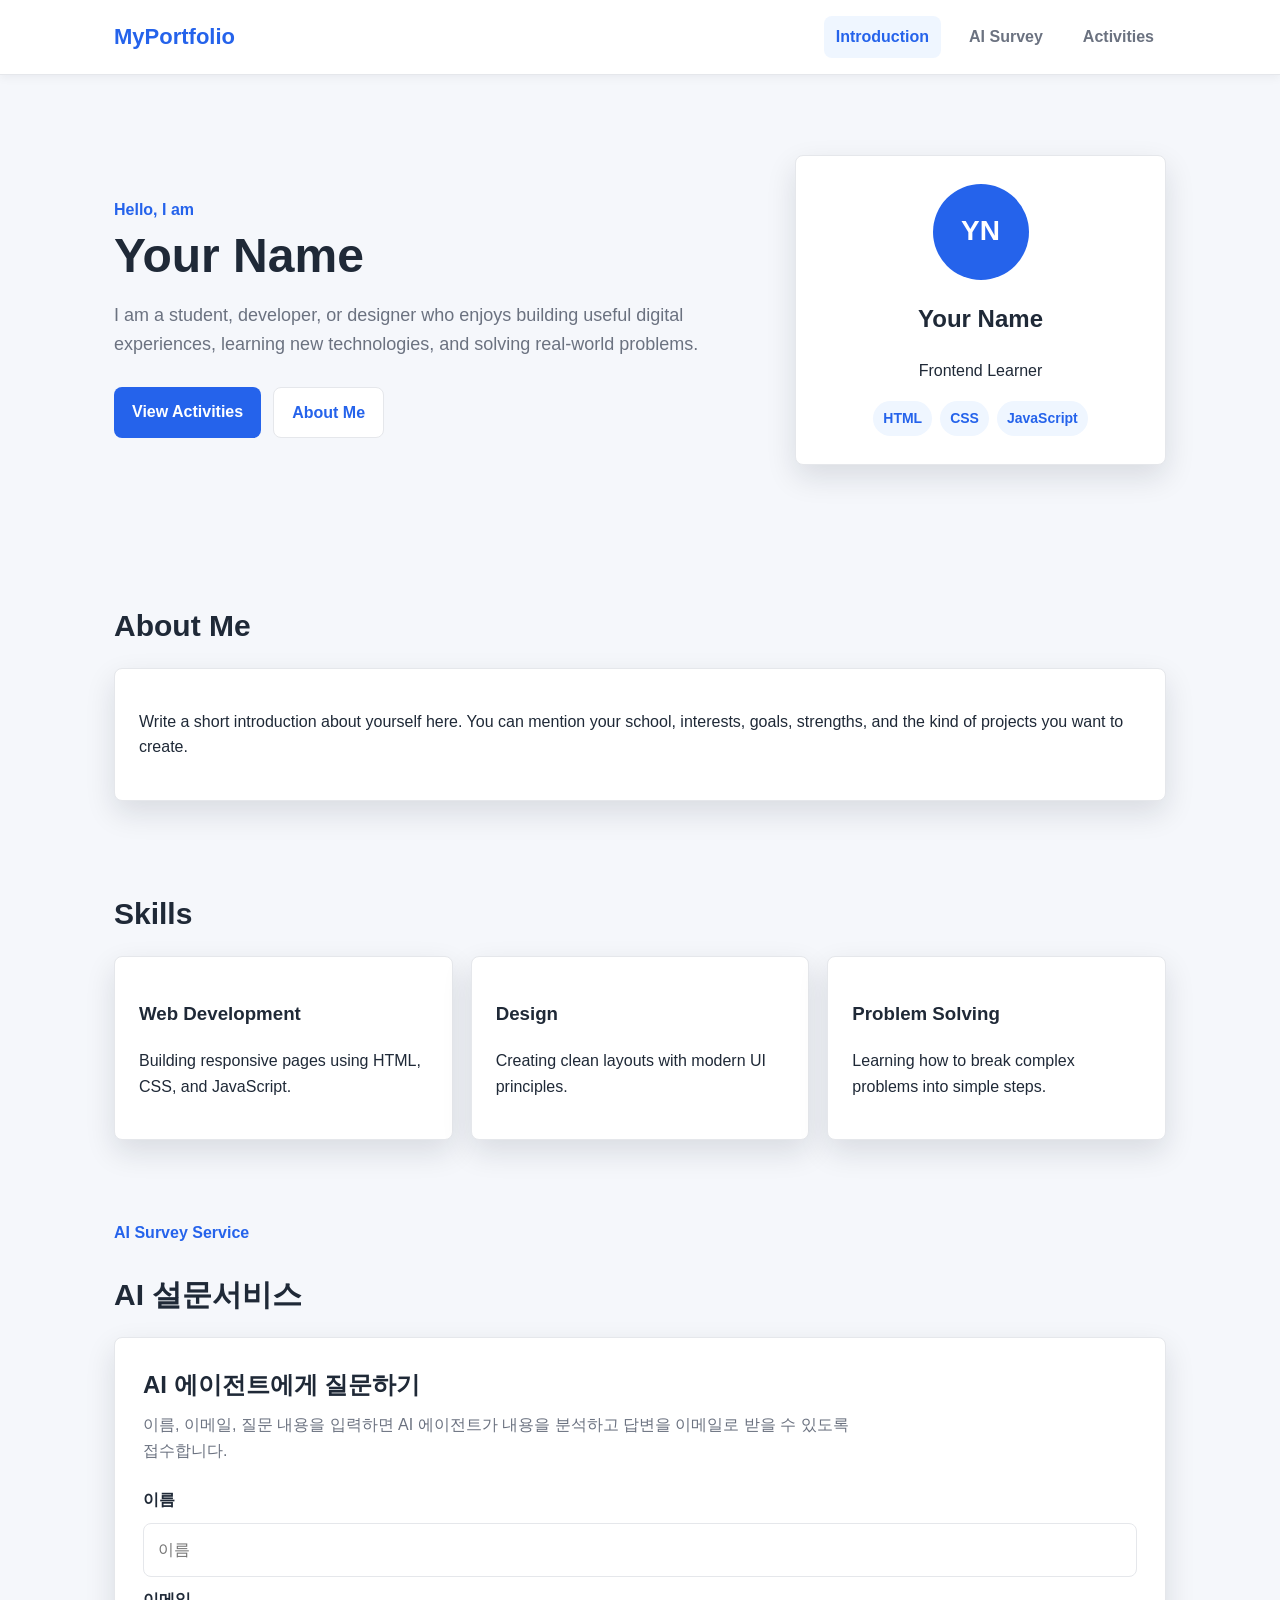
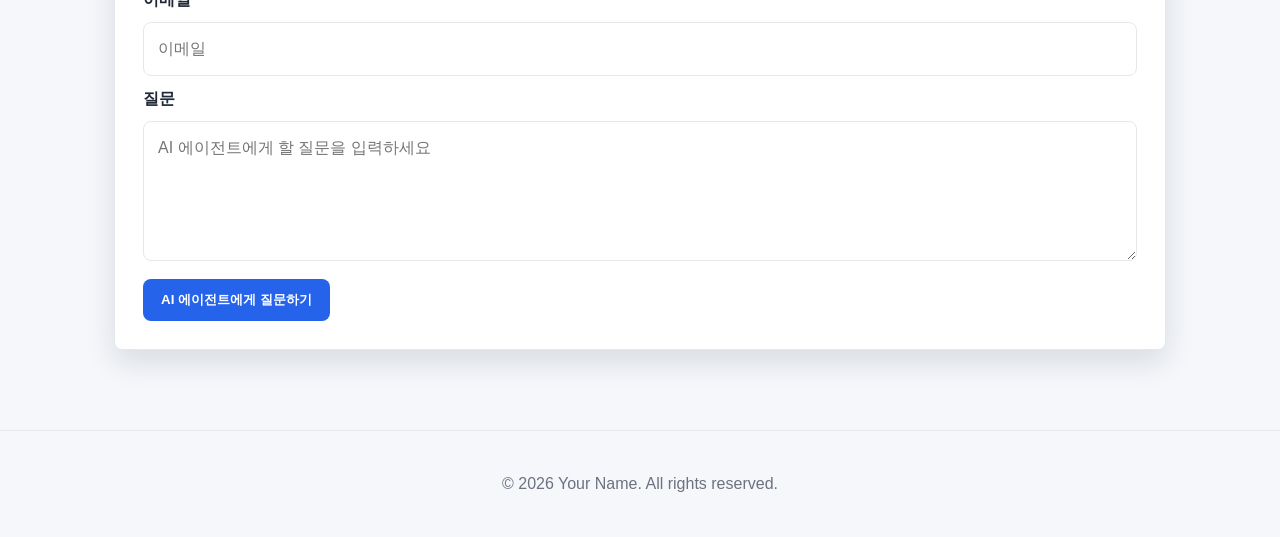
<file: index.html>
<!DOCTYPE html>
<html lang="en">
<head>
  <meta charset="UTF-8" />
  <meta name="viewport" content="width=device-width, initial-scale=1.0" />
  <title>My Portfolio | Introduction</title>
  <link rel="stylesheet" href="styles.css" />
</head>
<body>
  <header class="app-header">
    <nav class="navbar">
      <a href="index.html" class="logo">MyPortfolio</a>
      <button class="menu-button" id="menuButton" aria-label="Open navigation">&#9776;</button>
      <div class="nav-links" id="navLinks">
        <a href="index.html" class="active">Introduction</a>
        <a href="#ai-survey">AI Survey</a>
        <a href="activities.html">Activities</a>
      </div>
    </nav>
  </header>

  <main>
    <section class="hero">
      <div class="hero-content">
        <p class="eyebrow">Hello, I am</p>
        <h1>Your Name</h1>
        <p class="hero-text">
          I am a student, developer, or designer who enjoys building useful
          digital experiences, learning new technologies, and solving real-world
          problems.
        </p>
        <div class="hero-actions">
          <a href="activities.html" class="btn primary">View Activities</a>
          <a href="#about" class="btn secondary">About Me</a>
        </div>
      </div>

      <div class="profile-card">
        <div class="avatar">YN</div>
        <h2>Your Name</h2>
        <p>Frontend Learner</p>
        <div class="chip-row">
          <span>HTML</span>
          <span>CSS</span>
          <span>JavaScript</span>
        </div>
      </div>
    </section>

    <section class="section" id="about">
      <h2>About Me</h2>
      <div class="card">
        <p>
          Write a short introduction about yourself here. You can mention your
          school, interests, goals, strengths, and the kind of projects you want
          to create.
        </p>
      </div>
    </section>

    <section class="section">
      <h2>Skills</h2>
      <div class="grid">
        <div class="card">
          <h3>Web Development</h3>
          <p>Building responsive pages using HTML, CSS, and JavaScript.</p>
        </div>
        <div class="card">
          <h3>Design</h3>
          <p>Creating clean layouts with modern UI principles.</p>
        </div>
        <div class="card">
          <h3>Problem Solving</h3>
          <p>Learning how to break complex problems into simple steps.</p>
        </div>
      </div>
    </section>

    <section class="section" id="ai-survey">
      <p class="eyebrow">AI Survey Service</p>
      <h2>AI 설문서비스</h2>
      <div class="contact-card">
        <div class="contact-intro">
          <h3>AI 에이전트에게 질문하기</h3>
          <p>
            이름, 이메일, 질문 내용을 입력하면 AI 에이전트가 내용을 분석하고
            답변을 이메일로 받을 수 있도록 접수합니다.
          </p>
        </div>

        <form id="contactForm" class="contact-form">
          <label for="visitorName">이름</label>
          <input type="text" id="visitorName" placeholder="이름" required />

          <label for="visitorEmail">이메일</label>
          <input type="email" id="visitorEmail" placeholder="이메일" required />

          <label for="visitorMessage">질문</label>
          <textarea
            id="visitorMessage"
            placeholder="AI 에이전트에게 할 질문을 입력하세요"
            required
          ></textarea>

          <button type="submit" class="btn primary">AI 에이전트에게 질문하기</button>
        </form>

        <div id="responseMessage" class="response-message" aria-live="polite"></div>
      </div>
    </section>
  </main>

  <footer>
    <p>&copy; 2026 Your Name. All rights reserved.</p>
  </footer>

  <script src="script.js"></script>
</body>
</html>
</file>
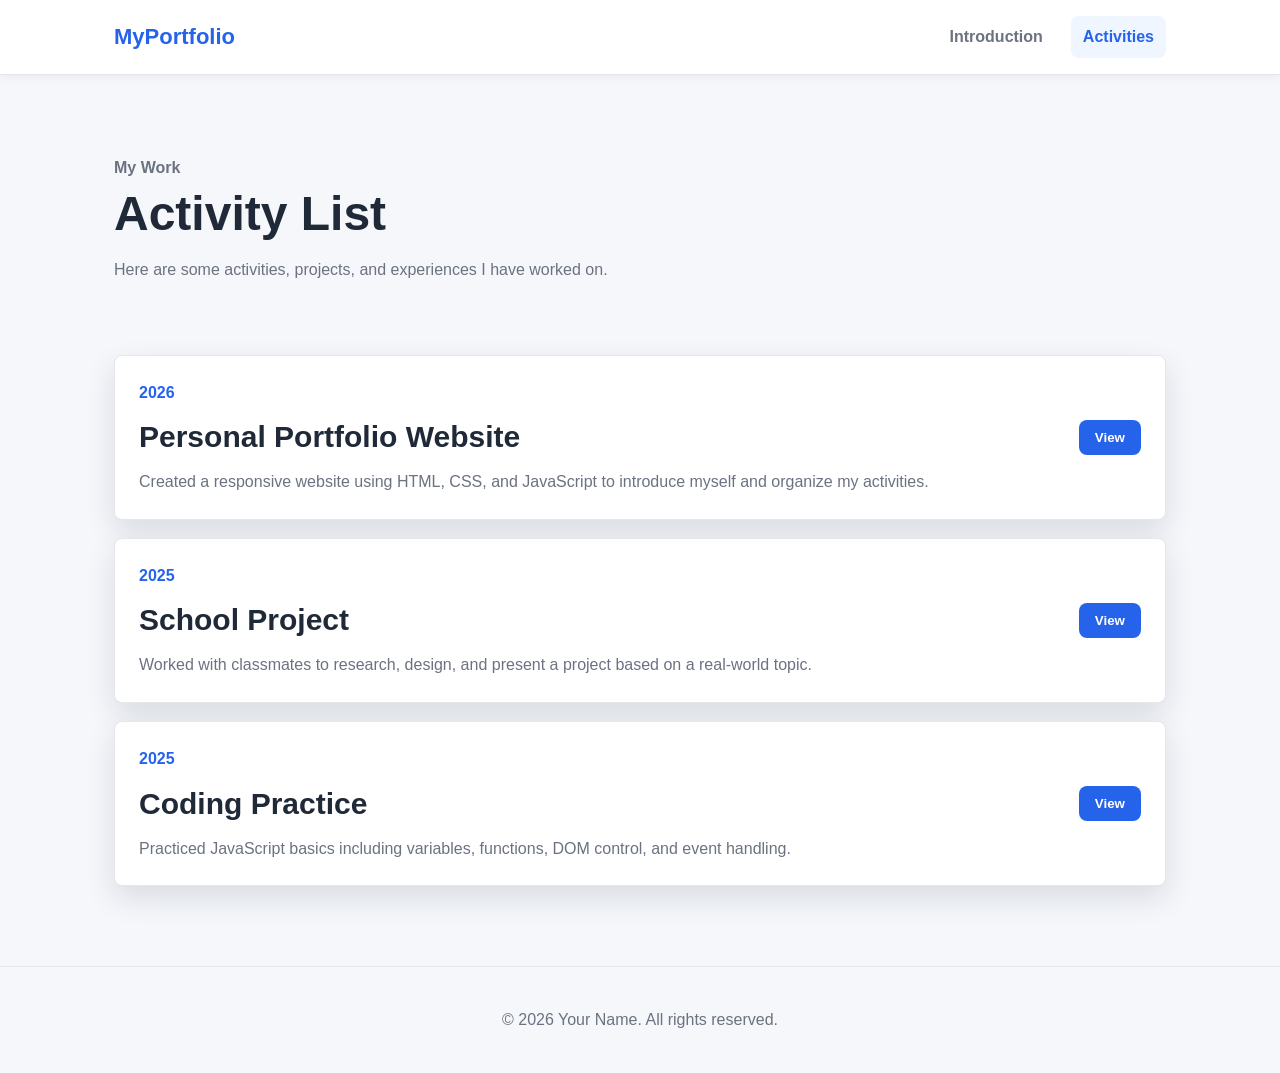
<file: activities.html>
<!DOCTYPE html>
<html lang="en">
<head>
  <meta charset="UTF-8" />
  <meta name="viewport" content="width=device-width, initial-scale=1.0" />
  <title>My Portfolio | Activities</title>
  <link rel="stylesheet" href="styles.css" />
</head>
<body>
  <header class="app-header">
    <nav class="navbar">
      <a href="index.html" class="logo">MyPortfolio</a>
      <button class="menu-button" id="menuButton" aria-label="Open navigation">&#9776;</button>
      <div class="nav-links" id="navLinks">
        <a href="index.html">Introduction</a>
        <a href="activities.html" class="active">Activities</a>
      </div>
    </nav>
  </header>

  <main>
    <section class="page-title">
      <p class="eyebrow">My Work</p>
      <h1>Activity List</h1>
      <p>Here are some activities, projects, and experiences I have worked on.</p>
    </section>

    <section class="section">
      <div class="activity-list">
        <article class="activity-card">
          <div>
            <span class="activity-date">2026</span>
            <h2>Personal Portfolio Website</h2>
            <p>
              Created a responsive website using HTML, CSS, and JavaScript to
              introduce myself and organize my activities.
            </p>
          </div>
          <button class="icon-button" onclick="showMessage('Portfolio Website')">View</button>
        </article>

        <article class="activity-card">
          <div>
            <span class="activity-date">2025</span>
            <h2>School Project</h2>
            <p>
              Worked with classmates to research, design, and present a project
              based on a real-world topic.
            </p>
          </div>
          <button class="icon-button" onclick="showMessage('School Project')">View</button>
        </article>

        <article class="activity-card">
          <div>
            <span class="activity-date">2025</span>
            <h2>Coding Practice</h2>
            <p>
              Practiced JavaScript basics including variables, functions, DOM
              control, and event handling.
            </p>
          </div>
          <button class="icon-button" onclick="showMessage('Coding Practice')">View</button>
        </article>
      </div>
    </section>
  </main>

  <footer>
    <p>&copy; 2026 Your Name. All rights reserved.</p>
  </footer>

  <script src="script.js"></script>
</body>
</html>
</file>
<file: styles.css>
:root {
  --primary: #2563eb;
  --primary-dark: #1d4ed8;
  --background: #f5f7fb;
  --surface: #ffffff;
  --text: #1f2937;
  --muted: #6b7280;
  --border: #e5e7eb;
  --shadow: 0 12px 30px rgba(15, 23, 42, 0.12);
  --radius: 8px;
}

* {
  box-sizing: border-box;
}

body {
  margin: 0;
  font-family: Arial, sans-serif;
  background: var(--background);
  color: var(--text);
  line-height: 1.6;
}

.app-header {
  position: sticky;
  top: 0;
  z-index: 10;
  background: var(--surface);
  border-bottom: 1px solid var(--border);
  box-shadow: 0 2px 10px rgba(15, 23, 42, 0.06);
}

.navbar {
  max-width: 1100px;
  margin: 0 auto;
  padding: 16px 24px;
  display: flex;
  align-items: center;
  justify-content: space-between;
}

.logo {
  color: var(--primary);
  font-size: 22px;
  font-weight: 700;
  text-decoration: none;
}

.nav-links {
  display: flex;
  gap: 16px;
}

.nav-links a {
  color: var(--muted);
  text-decoration: none;
  font-weight: 600;
  padding: 8px 12px;
  border-radius: var(--radius);
}

.nav-links a:hover,
.nav-links a.active {
  color: var(--primary);
  background: #eff6ff;
}

.menu-button {
  display: none;
  border: none;
  background: var(--primary);
  color: white;
  font-size: 20px;
  padding: 8px 12px;
  border-radius: var(--radius);
  cursor: pointer;
}

.hero {
  max-width: 1100px;
  margin: 0 auto;
  padding: 80px 24px;
  display: grid;
  grid-template-columns: 1.4fr 0.8fr;
  gap: 32px;
  align-items: center;
}

.eyebrow {
  color: var(--primary);
  font-weight: 700;
  margin-bottom: 8px;
}

h1 {
  font-size: 48px;
  line-height: 1.1;
  margin: 0 0 16px;
}

.hero-text {
  color: var(--muted);
  font-size: 18px;
  max-width: 620px;
}

.hero-actions {
  margin-top: 28px;
  display: flex;
  gap: 12px;
  flex-wrap: wrap;
}

.btn {
  display: inline-block;
  padding: 12px 18px;
  border-radius: var(--radius);
  font-weight: 700;
  text-decoration: none;
}

.btn.primary {
  background: var(--primary);
  color: white;
}

.btn.primary:hover,
.icon-button:hover {
  background: var(--primary-dark);
}

.btn.secondary {
  background: var(--surface);
  color: var(--primary);
  border: 1px solid var(--border);
}

.profile-card,
.card,
.activity-card,
.contact-card {
  background: var(--surface);
  border: 1px solid var(--border);
  border-radius: var(--radius);
  box-shadow: var(--shadow);
}

.profile-card {
  padding: 28px;
  text-align: center;
}

.avatar {
  width: 96px;
  height: 96px;
  margin: 0 auto 16px;
  border-radius: 50%;
  background: var(--primary);
  color: white;
  display: grid;
  place-items: center;
  font-size: 28px;
  font-weight: 700;
}

.chip-row {
  margin-top: 18px;
  display: flex;
  justify-content: center;
  gap: 8px;
  flex-wrap: wrap;
}

.chip-row span {
  background: #eff6ff;
  color: var(--primary);
  padding: 6px 10px;
  border-radius: 999px;
  font-size: 14px;
  font-weight: 700;
}

.section {
  max-width: 1100px;
  margin: 0 auto;
  padding: 32px 24px;
}

.section h2 {
  font-size: 30px;
  margin-bottom: 18px;
}

.card {
  padding: 24px;
}

.grid {
  display: grid;
  grid-template-columns: repeat(3, 1fr);
  gap: 18px;
}

.page-title {
  max-width: 1100px;
  margin: 0 auto;
  padding: 64px 24px 24px;
}

.page-title p {
  color: var(--muted);
  max-width: 650px;
}

.activity-list {
  display: grid;
  gap: 18px;
}

.activity-card {
  padding: 24px;
  display: flex;
  justify-content: space-between;
  gap: 20px;
  align-items: center;
}

.activity-date {
  color: var(--primary);
  font-weight: 700;
}

.activity-card h2 {
  margin: 8px 0;
}

.activity-card p {
  color: var(--muted);
  margin: 0;
}

.icon-button {
  border: none;
  background: var(--primary);
  color: white;
  padding: 10px 16px;
  border-radius: var(--radius);
  font-weight: 700;
  cursor: pointer;
}

.contact-card {
  padding: 28px;
}

.contact-intro {
  margin-bottom: 24px;
}

.contact-intro h3 {
  font-size: 24px;
  margin: 0 0 8px;
}

.contact-intro p {
  color: var(--muted);
  margin: 0;
  max-width: 720px;
}

.contact-form {
  display: grid;
  gap: 10px;
}

.contact-form label {
  color: var(--text);
  font-weight: 700;
}

.contact-form input,
.contact-form textarea {
  width: 100%;
  border: 1px solid var(--border);
  border-radius: var(--radius);
  color: var(--text);
  font: inherit;
  padding: 13px 14px;
  outline: none;
  transition: border-color 0.2s ease, box-shadow 0.2s ease;
}

.contact-form textarea {
  min-height: 140px;
  resize: vertical;
}

.contact-form input:focus,
.contact-form textarea:focus {
  border-color: var(--primary);
  box-shadow: 0 0 0 4px rgba(37, 99, 235, 0.12);
}

.contact-form button {
  border: none;
  cursor: pointer;
  margin-top: 8px;
  width: fit-content;
}

.response-message {
  display: none;
  font-weight: 700;
  margin-top: 15px;
}

footer {
  margin-top: 48px;
  padding: 24px;
  text-align: center;
  color: var(--muted);
  border-top: 1px solid var(--border);
}

@media (max-width: 768px) {
  .menu-button {
    display: block;
  }

  .nav-links {
    display: none;
    position: absolute;
    top: 65px;
    left: 24px;
    right: 24px;
    background: var(--surface);
    border: 1px solid var(--border);
    border-radius: var(--radius);
    box-shadow: var(--shadow);
    padding: 12px;
    flex-direction: column;
  }

  .nav-links.show {
    display: flex;
  }

  .hero {
    grid-template-columns: 1fr;
    padding-top: 48px;
  }

  h1 {
    font-size: 36px;
  }

  .grid {
    grid-template-columns: 1fr;
  }

  .activity-card {
    align-items: flex-start;
    flex-direction: column;
  }

  .contact-form button {
    width: 100%;
  }
}
</file>
